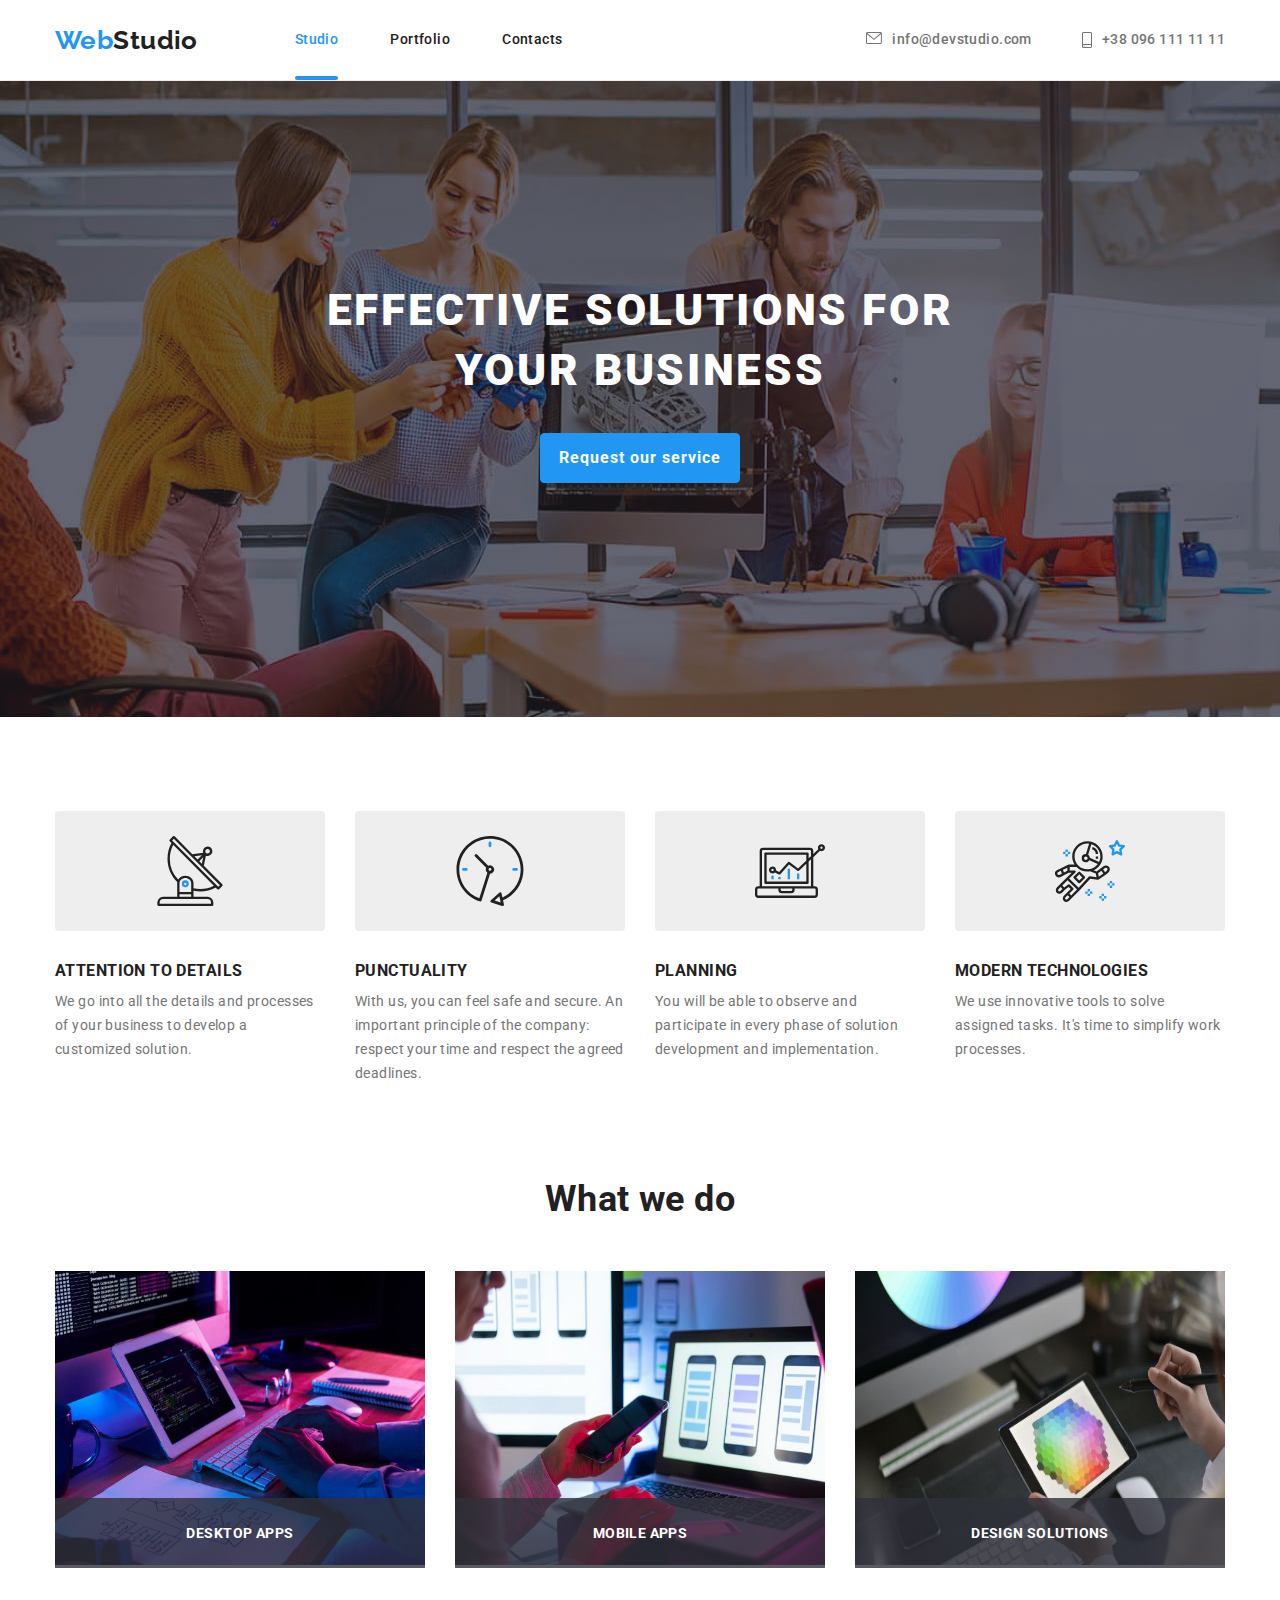
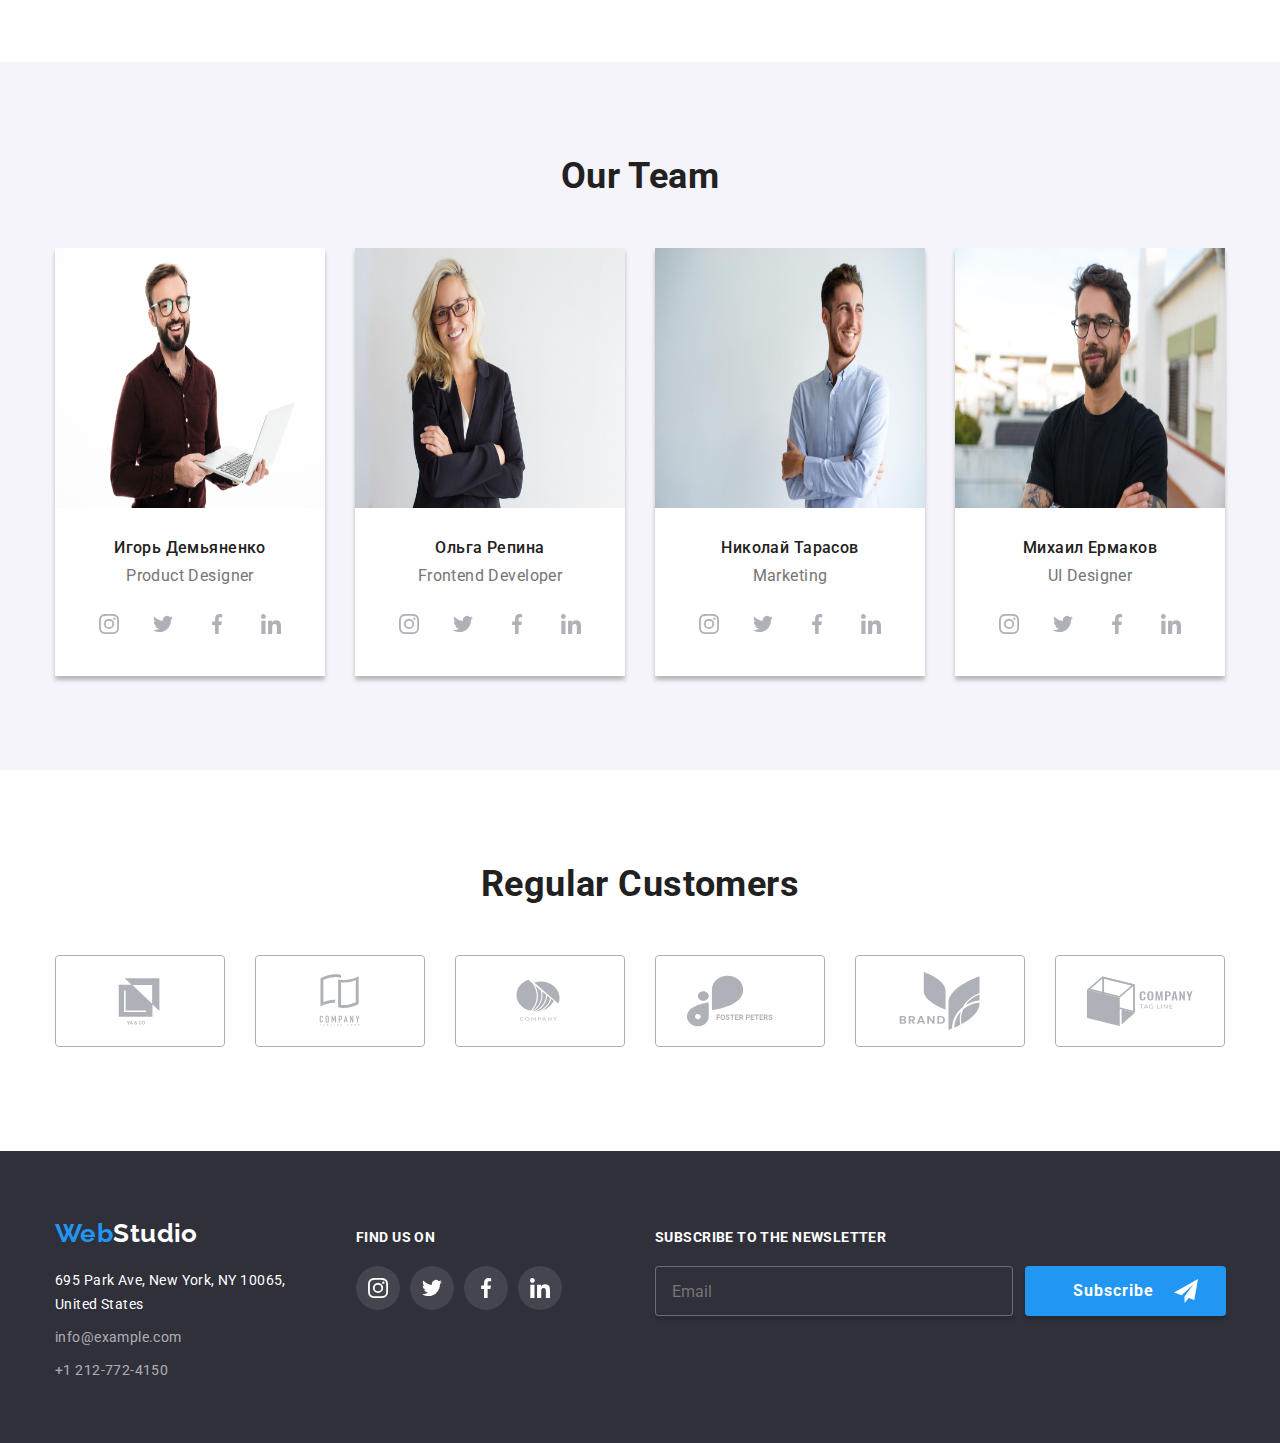
<file: index.html>
<!DOCTYPE html>
<html lang="eng">
<head>
    <meta charset="UTF-8">
    <meta http-equiv="X-UA-Compatible" content="IE=edge">
    <meta name="viewport" content="width=device-width, initial-scale=1.0">
    <title>WebStudio</title>
    <link rel="preconnect" href="https://fonts.googleapis.com">
    <link rel="preconnect" href="https://fonts.gstatic.com" crossorigin>
    <link href="https://fonts.googleapis.com/css2?family=Raleway:wght@700&family=Roboto:wght@400;500;700;900&display=swap"
        rel="stylesheet">
    <link rel="stylesheet" href="https://cdnjs.cloudflare.com/ajax/libs/modern-normalize/1.1.0/modern-normalize.min.css">
    <link rel="stylesheet" href="./css/main.min.css" />
</head>
<body>
    <header class="header">
        <div class="container header-container">
            <a class="logo header__logo" href="index.html"><span>Web</span><span class="logo__accent">Studio</span></a>
            <nav class="page-nav">
                <ul class="page-nav__list  list">
                    <li class="page-nav__item"><a class="page-nav__link page-nav__link--current" href="index.html">Studio</a></li>
                    <li class="page-nav__item"><a class="page-nav__link" href="portfolio.html ">Portfolio</a></li>
                    <li class="page-nav__item"><a class="page-nav__link" href=" ">Contacts</a></li>
                </ul>
            </nav>
            <ul class="contacts-list list">
                <li class="contacts-list__item">
                    <a class="contacts-list__link" href="mailto:info@devstudio.com">info@devstudio.com
                        <svg class="contacts-list__icon" width="16px" height="12px">
                            <use href="./images/symbol-defs.svg#icon-envelope"></use>
                        </svg>
                    </a>
                </li>
                <li class="contacts-list__item">
                     <a class="contacts-list__link" href="tel:+380961111111">+38 096 111 11 11
                        <svg class="contacts-list__icon" width="10px" height="16px">
                            <use href="./images/symbol-defs.svg#icon-smartphone"></use>
                        </svg>
                     </a>
                    </li>
            </ul>
        </div>
    </header>
    <main>
        <section class=" section hero-section">
            <div class="container">
                <h1 class="hero-section__title">EFFECTIVE SOLUTIONS FOR YOUR BUSINESS</h1>
                <button  class=" btn btn--hero" type="button" data-modal-open><span>Request our service</span></button>
            </div>
        </section>
        <section class="section features-section">
            <div class="container">
                <h2 class="section__title visually-hidden ">features</h2>
                <ul class="features-list list">
                    <li class="features-list__item">
                        <div class="features-list__image">
                           <svg class="features-list__icon" width="70px" height="70px">
                            <use href="./images/symbol-defs.svg#icon-antenna"></use>>
                           </svg>
                        </div>
                        <h3 class="features-list__title">ATTENTION TO DETAILS</h3>
                        <p class="features-list__description">We go into all the details and processes of your business to develop a
                            customized solution.</p>
                    </li>
                    <li class="features-list__item">
                        <div class="features-list__image">
                            <svg class="features-list__icon" width="70px" height="70px">
                                <use href="./images/symbol-defs.svg#icon-clock-1"></use>>
                            </svg>
                        </div>
                        <h3 class="features-list__title">PUNCTUALITY</h3>
                        <p class="features-list__description">With us, you can feel safe and secure. An important principle of the
                            company: respect your time and respect the agreed
                            deadlines.</p>
                    </li>
                    <li class="features-list__item">
                        <div class="features-list__image">
                            <svg class="features-list__icon" width="70px" height="70px">
                                <use href="./images/symbol-defs.svg#icon-diagram-1"></use>>
                            </svg>
                        </div>
                        <h3 class="features-list__title">PLANNING</h3>
                        <p class="features-list__description">You will be able to observe and participate in every phase of solution
                            development and implementation.</p>
                    </li>
                    <li class="features-list__item">
                        <div class="features-list__image">
                            <svg class="features-list__icon" width="70px" height="70px">
                                <use href="./images/symbol-defs.svg#icon-astronaut-1"></use>>
                            </svg>
                        </div>
                        <h3 class="features-list__title">MODERN TECHNOLOGIES</h3>
                        <p class="features-list__description">We use innovative tools to solve assigned tasks. It's time to simplify work
                            processes.</p>
                    </li>   
            </div>
        </section>
        <section class="section service-section">
            <div class="container">
                <h2 class=" section__title">What we do</h2>
                    <ul class="service-list list">
                        <li class="service-list__item">
                                <img src="images/img.jpg" alt="web-developer working at their desk  office" width="370" height="294" />
                                <p class="service-list__description">DESKTOP APPS</p>
                        </li>
                        <li class="service-list__item">
                                <img src="images/img_1.jpg" alt="mobile app development" width="370" height="294" />
                                <p class="service-list__description">MOBILE APPS</p>
                        </li>
                            
                        <li class="service-list__item">
                                <img src="images/img_2.jpg"
                                    alt="creative artist  of web design with working colour selection graphic tablet" width="370"
                                    height="294" />
                                <p class="service-list__description">DESIGN SOLUTIONS</p>
                        </li>
                    </ul>
                </div>
            </div>
        </section>
        <section class="section team-section">
            <div class="container">
                <h2 class="section__title">Our Team</h2>
                <ul class="team-list list ">
                    <li class="teammate-card">
                        <img class="teammate-card__photo" src="images/img_3.jpg" alt="Product designer" width="270" height="260"/>
                        <div class="teammate-card__meta">
                            <h3 class="teammate-card__name">Игорь Демьяненко</h3>
                            <p class="teammate-card__position">Product Designer</p>
                            <ul class="socials-list list">
                                <li class="socials-list__item"><a class="socials-list__link" href="" aria-label="Instagram">
                                        <svg class="socials-list__icon">
                                            <use href="./images/symbol-defs.svg#icon-instagram"></use>
                                        </svg>
                                    </a></li>
                                <li class="socials-list__item"><a class="socials-list__link" href="" aria-label="Twitter">
                                        <svg class="socials-list__icon">
                                            <use href="./images/symbol-defs.svg#icon-twitter"></use>
                                        </svg>
                                    </a></li>
                                <li class="socials-list__item"><a class="socials-list__link" href="" aria-label="Facebook">
                                        <svg class="socials-list__icon">
                                            <use href="./images/symbol-defs.svg#icon-facebook"></use>
                                        </svg>
                                    </a></li>
                                <li class="socials-list__item"><a class="socials-list__link" href="" aria-label="LinkedIn">
                                        <svg class="socials-list__icon">
                                            <use href="./images/symbol-defs.svg#icon-linkedin"></use>
                                        </svg>
                                    </a></li>
                            </ul>
                        </div>
                    </li>
                    <li class="teammate-card">
                        <img class="teammate-card__photo" src="images/img_4.jpg" alt="Frontend developer" width="270" height="260"/>
                        <div class="teammate-card__meta">
                            <h3 class="teammate-card__name">Ольга Репина</h3>
                            <p class="teammate-card__position">Frontend Developer</p>
                            <ul class="socials-list list">
                                <li class="socials-list__item "><a class="socials-list__link" href="" aria-label="Instagram">
                                        <svg class="socials-list__icon">
                                            <use href="./images/symbol-defs.svg#icon-instagram"></use>
                                        </svg>
                                    </a></li>
                                <li class="socials-list__item"><a class="socials-list__link" href="" aria-label="Twitter">
                                        <svg class="socials-list__icon">
                                            <use href="./images/symbol-defs.svg#icon-twitter"></use>
                                        </svg>
                                    </a></li>
                                <li class="socials-list__item"><a class="socials-list__link" href="" aria-label="Facebook">
                                        <svg class="socials-list__icon">
                                            <use href="./images/symbol-defs.svg#icon-facebook"></use>
                                        </svg>
                                    </a></li>
                                <li class="socials-list__item"><a class="socials-list__link" href="" aria-label="LinkedIn">
                                        <svg class="socials-list__icon">
                                            <use href="./images/symbol-defs.svg#icon-linkedin"></use>
                                        </svg>
                                    </a></li>
                            </ul>
                        </div>
                    </li>
                    <li class="teammate-card">
                        <img class="teammate-card__photo" src="images/img_5.jpg" alt="Marketing" width="270" height="260" />
                        <div class="teammate-card__meta">
                            <h3 class="teammate-card__name">Николай Тарасов</h3>
                            <p class="teammate-card__position">Marketing</p>
                            <ul class="socials-list list">
                                <li class="socials-list__item "><a class="socials-list__link" href="" aria-label="Instagram">
                                        <svg class="socials-list__icon">
                                            <use href="./images/symbol-defs.svg#icon-instagram"></use>
                                        </svg>
                                    </a></li>
                                <li class="socials-list__item"><a class="socials-list__link" href="" aria-label="Twitter">
                                        <svg class="socials-list__icon">
                                            <use href="./images/symbol-defs.svg#icon-twitter"></use>
                                        </svg>
                                    </a></li>
                                <li class="socials-list__item"><a class="socials-list__link" href="" aria-label="Facebook">
                                        <svg class="socials-list__icon">
                                            <use href="./images/symbol-defs.svg#icon-facebook"></use>
                                        </svg>
                                    </a></li>
                                <li class="socials-list__item"><a class="socials-list__link" href="" aria-label="LinkedIn">
                                        <svg class="socials-list__icon">
                                            <use href="./images/symbol-defs.svg#icon-linkedin"></use>
                                        </svg>
                                    </a></li>
                            </ul>
                        </div>
                    </li>
                    <li class="teammate-card">
                        <img class="teammate-card__photo" src="images/img_6.jpg" alt="UI Designer" width="270" height="260"/>
                        <div class="teammate-card__meta">
                            <h3 class="teammate-card__name">Михаил Ермаков</h3>
                            <p class="teammate-card__position">UI Designer</p>
                            <ul class="socials-list list">
                                <li class="socials-list__item "><a class="socials-list__link" href="" aria-label="Instagram">
                                        <svg class="socials-list__icon">
                                            <use href="./images/symbol-defs.svg#icon-instagram"></use>
                                        </svg>
                                    </a></li>
                                <li class="socials-list__item"><a class="socials-list__link" href="" aria-label="Twitter">
                                        <svg class="socials-list__icon">
                                            <use href="./images/symbol-defs.svg#icon-twitter"></use>
                                        </svg>
                                    </a></li>
                                <li class="socials-list__item"><a class="socials-list__link" href="" aria-label="Facebook">
                                        <svg class="socials-list__icon">
                                            <use href="./images/symbol-defs.svg#icon-facebook"></use>
                                        </svg>
                                    </a></li>
                                <li class="socials-list__item"><a class="socials-list__link" href="" aria-label="LinkedIn">
                                        <svg class="socials-list__icon">
                                            <use href="./images/symbol-defs.svg#icon-linkedin"></use>
                                        </svg>
                                    </a></li>
                            </ul>
                        </div>
                    </li>
                </ul>
            </div>
        </section>

        <section class="section clients-section">
            <div class="container">
                <h2 class="section__title">Regular Customers</h2>
                <ul class="clients-list list">
                    <li class="clients-card">
                        <a class="clients-card__link" href="" >
                            <svg class="clients-card__logo" width="106" height="60">
                                <use href="./images/symbol-defs.svg#icon-client1"></use>
                            </svg>
                        </a>
                    </li>
                    <li class="clients-card">
                        <a class="clients-card__link" href="">
                            <svg  class="clients-card__logo" width="106" height="60">
                                <use href="./images/symbol-defs.svg#icon-client2"></use>
                            </svg>
                        </a>
                    </li>
                    <li class="clients-card">
                        <a class="clients-card__link" href="">
                            <svg class="clients-card__logo" width="106" height="60">
                                <use href="./images/symbol-defs.svg#icon-client3"></use>
                            </svg>
                        </a>
                    </li>
                    <li class="clients-card">
                        <a class="clients-card__link" href="">
                            <svg class="clients-card__logo" width="106" height="60">
                                <use href="./images/symbol-defs.svg#icon-client4"></use>
                            </svg>
                        </a>
                    </li>
                    <li class="clients-card">
                        <a class="clients-card__link" href="">
                            <svg class="clients-card__logo" width="106" height="60">
                                <use href="./images/symbol-defs.svg#icon-client5"></use>
                            </svg>
                        </a>
                    </li>
                    <li class="clients-card">
                        <a class="clients-card__link" href="">
                            <svg class="clients-card__logo" width="106" height="60">
                                <use href="./images/symbol-defs.svg#icon-client6"></use>
                            </svg>
                        </a>
                    </li>
                </ul>
            </div>
        </section>
       
    </main>
    <footer class="footer">
        <div class="container footer-container">
            <div class="footer__address-block">
                <a class="logo footer__logo" href="index.html"><span>Web</span><span class="logo__accent--inverse">Studio</span></a>
                <address>
                    <ul class="footer__address-list">
                        <li class="footer__address-item"><a class="footer__address-link footer__address-link--inverse"
                                href="https://www.google.com/maps/place/695+Park+Ave,+New+York,+NY+10065,+%D0%A1%D0%BF%D0%BE%D0%BB%D1%83%D1%87%D0%B5%D0%BD%D1%96+%D0%A8%D1%82%D0%B0%D1%82%D0%B8+%D0%90%D0%BC%D0%B5%D1%80%D0%B8%D0%BA%D0%B8/@40.7687275,-73.9651798,17z/data=!3m1!4b1!4m5!3m4!1s0x89c258ebe8836e8f:0xa007c44e7c4aa0eb!8m2!3d40.7687275!4d-73.9651798"
                                target="_blank" rel="noopener noreferrer">695 Park Ave, New York, NY 10065, United
                                States</a></li>
                        <li class="footer__address-item"><a class="footer__address-link"
                                href="mailto:info@devstudio.com">info@example.com</a></li>
                        <li class="footer__address-item"><a class="footer__address-link" href="tel:+12127724150">+1
                                212-772-4150</a></li>
                    </ul>
                </address>
            </div>
            <div class="footer__socials">
                <h4 class="footer__socials-title">FIND US ON</h4>
                <ul class="socials-list list">
                    <li class="socials-list__item "><a class="socials-list__link socials-list__link--inverse" href=""
                            aria-label="Instagram">
                            <svg class="socials-list__icon">
                                <use href="./images/symbol-defs.svg#icon-instagram"></use>
                            </svg>
                        </a></li>
                    <li class="socials-list__item"><a class="socials-list__link socials-list__link--inverse" href=""
                            aria-label="Twitter">
                            <svg class="socials-list__icon">
                                <use href="./images/symbol-defs.svg#icon-twitter"></use>
                            </svg>
                        </a></li>
                    <li class="socials-list__item"><a class="socials-list__link socials-list__link--inverse" href=""
                            aria-label="Facebook">
                            <svg class="socials-list__icon">
                                <use href="./images/symbol-defs.svg#icon-facebook"></use>
                            </svg>
                        </a></li>
                    <li class="socials-list__item"><a class="socials-list__link socials-list__link--inverse" href=""
                            aria-label="LinkedIn">
                            <svg class="socials-list__icon">
                                <use href="./images/symbol-defs.svg#icon-linkedin"></use>
                            </svg>
                        </a></li>
                </ul>
            </div>
            <div class="footer__subscription-form">
                <h4 class="footer__subscription-form-title">Subscribe to the newsletter</h4>
                <form class="subscription-form">
    
                    <label for="email" class="subscription-label">
                        <input class="subscription-form__input" type="email" name="email" id="email" placeholder="Email" />
                    </label>
    
                    <button class=" btn subscription-form__button" type="submit"> <span>Subscribe</span>
                        <svg class="btn__icon">
                            <use href="./images/symbol-defs.svg#icon-send"></use>
                        </svg>
    
                    </button>
                </form>
            </div>
        </div>
    </footer>
    <div class="backdrop is-hidden" data-modal>
        <div class="modal">
            <button class="btn-modal-close" data-modal-close>
                <svg class="btn-modal-close__icon">
                    <use href="./images/symbol-defs.svg#icon-close-black-18dp">
                    </use>
                </svg>
            </button>
            <form class="order-form form">
                <p class="order-form__title">Leave your information and we'll call you back</p>
                <label class="order-form__form-field">
                    <span class="order-form__field-label">Name</span>
                    <div class="order-form__field-input">
                        <input class="order-form__input" type="text" name="name" />
                        <svg class="order-form__input-icon">
                            <use href="./images/symbol-defs.svg#icon-person"></use>
                        </svg>
                    </div>
                </label>
                <label class="order-form__form-field">
                    <span class="order-form__field-label">Telephone</span>
                    <div class="order-form__field-input">
                        <input class="order-form__input" type="telephone" name="telephone" />
                        <svg class="order-form__input-icon">
                            <use href="./images/symbol-defs.svg#icon-phone"></use>
                        </svg>
                    </div>
                </label>
    
                <label class="order-form__form-field">
                    <span class="order-form__field-label">Email</span>
                    <div class="order-form__field-input">
                        <input class="order-form__input" type="email" name="email" />
                        <svg class="order-form__input-icon">
                            <use href="./images/symbol-defs.svg#icon-email"></use>
                        </svg>
                    </div>
                </label>
    
                <label class="order-form__form-field"> <span class="order-form__field-label">Comments</span>
                    <textarea class="order-form__input   textarea" name="comments" cols="30" rows="10"
                        placeholder="Enter the text"></textarea>
                </label>
    
                <label class="order-form__form-field policy-checkbox">
                    <input class="policy-checkbox__input" type="checkbox" name="policy" value="policy" />
                    <svg class="policy-checkbox__icon">
                        <use href="./images/symbol-defs.svg#icon-check"></use>
                    </svg>
                    <p class="policy-checkbox__text">I agree with the Newsletter and accept the Terms and Conditions</p>
                </label>
                <button class=" btn order-form__button" type="submit">Send</button>
            </form>
        </div>
    <script src="./js/modal.js"></script>
</body>
</html>
</file>
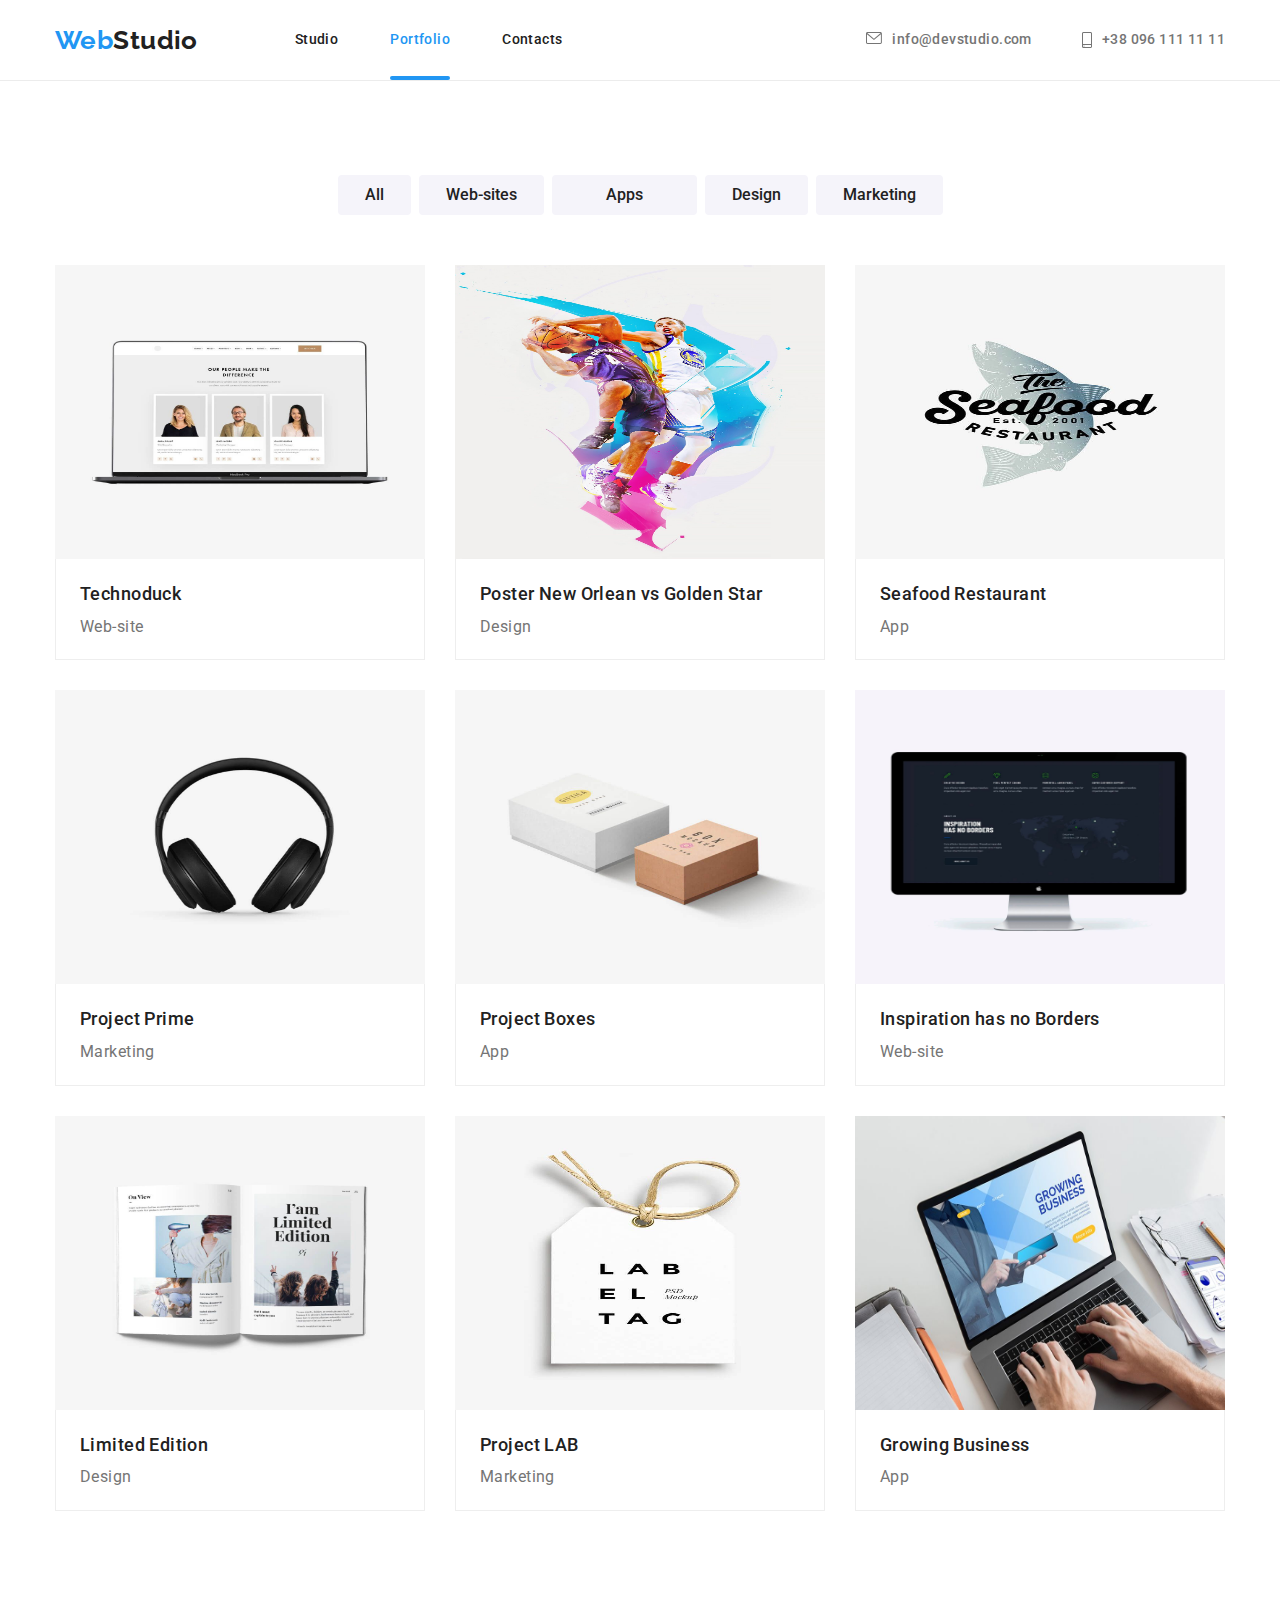
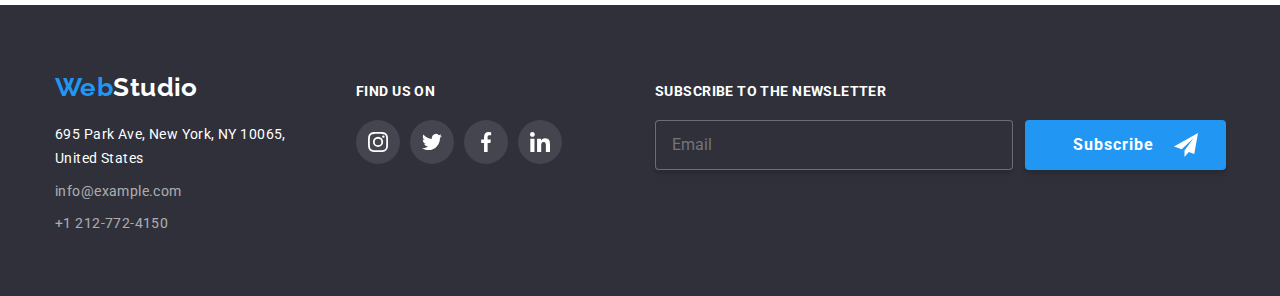
<file: portfolio.html>
<!DOCTYPE html>
<html lang="eng">

<head>
    <meta charset="UTF-8">
    <meta http-equiv="X-UA-Compatible" content="IE=edge">
    <meta name="viewport" content="width=device-width, initial-scale=1.0">
    <title>Portfolio</title>
    <link rel="preconnect" href="https://fonts.googleapis.com">
    <link rel="preconnect" href="https://fonts.gstatic.com" crossorigin>
    <link href="https://fonts.googleapis.com/css2?family=Raleway:wght@700&family=Roboto:wght@400;500;700;900&display=swap"
        rel="stylesheet">
    <link rel="stylesheet" href="https://cdnjs.cloudflare.com/ajax/libs/modern-normalize/1.1.0/modern-normalize.min.css">
    <link rel="stylesheet" href="./css/main.min.css" />
</head>
<body>
<header class="header">
    <div class="container header-container">
        <a class="logo header__logo" href="index.html"><span>Web</span><span class="logo__accent">Studio</span></a>
        <nav class="page-nav">
            <ul class="page-nav__list  list">
                <li class="page-nav__item"><a class="page-nav__link "
                        href="index.html">Studio</a></li>
                <li class="page-nav__item"><a class="page-nav__link page-nav__link--current" href="portfolio.html ">Portfolio</a></li>
                <li class="page-nav__item"><a class="page-nav__link" href=" ">Contacts</a></li>
            </ul>
        </nav>
        <ul class="contacts-list list">
            <li class="contacts-list__item">
                <a class="contacts-list__link" href="mailto:info@devstudio.com">info@devstudio.com
                    <svg class="contacts-list__icon" width="16px" height="12px">
                        <use href="./images/symbol-defs.svg#icon-envelope"></use>
                    </svg>
                </a>
            </li>
            <li class="contacts-list__item">
                <a class="contacts-list__link" href="tel:+380961111111">+38 096 111 11 11
                    <svg class="contacts-list__icon" width="10px" height="16px">
                        <use href="./images/symbol-defs.svg#icon-smartphone"></use>
                    </svg>
                </a>
            </li>
        </ul>
    </div>
</header>
    <main>
        <section class="section">
            <div class="container">
                <h1 class="section__title visually-hidden ">Projects</h1>
                <ul class="filter-buttons list">
                    <li class="filter-buttons__item"><button class="filter-buttons__button" type="button">All</button>
                    <li class="filter-buttons__item"><button class="filter-buttons__button" type="button">Web-sites </button></li>
                    <li class="filter-buttons__item"><button class="filter-buttons__button" type="button">Apps</button></li>
                    <li class="filter-buttons__item"><button class="filter-buttons__button" type="button">Design</button></li>
                    <li class="filter-buttons__item"><button class="filter-buttons__button" type="button">Marketing</button></li>
                    </li>
                </ul>
                <ul class="cardset list">
                    <li class="project-card">
                        <a href="project-card__link">
                            <div class="project-card__thumb">
                                <img class="project-card__image" src="images/img-portfolio-1.jpg" alt="laptop display with employees'profiles " width="370" height="294" />
                                <div class="project-card__overlay-container">
                                    <p class="project-card__overlay-text">Technoduck is a state-of-the-art coronavirus distribution platform. Companies use this
                                        platform for digital espionage
                                        and attacks on competitors' secure servers.</p>
                                </div>
                            </div>
                            <div class="project-card__meta">
                                <h2 class="project-card__name">Technoduck</h2>
                                <p class="project-card__type">Web-site</p>
                            </div>
                        </a>
                    </li>
                    <li class="project-card">
                        <a href="project-card__link">
                            <div class="project-card__thumb">
                                <img  class="project-card__image" src="images/img-portfolio-2.jpg" alt="poster with two basketball players " width="370" height="294" />
                                <div class="project-card__overlay-container">
                                    <p class="project-card__overlay-text">Technoduck is a state-of-the-art coronavirus distribution platform. Companies use this
                                        platform for digital espionage
                                        and attacks on competitors' secure servers.</p>
                                </div>
                            </div>
                            <div class="project-card__meta">
                                <h2 class="project-card__name">Poster New Orlean vs Golden Star</h2>
                                <p class="project-card__type">Design</p>
                            </div>
                        </a>
                    </li>
                    <li class="project-card">
                        <a href="project-card__link">
                            <div class="project-card__thumb">
                            <img class="project-card__image"src="images/img-portfolio-3.jpg" alt="Resturant logo " width="370" height="294" />
                            <div class="project-card__overlay-container">
                                <p class="project-card__overlay-text">Technoduck is a state-of-the-art coronavirus distribution platform. Companies use this
                                    platform for digital espionage
                                    and attacks on competitors' secure servers.</p>
                            </div>
                            </div>
                            <div class="project-card__meta">
                                <h2 class="project-card__name">Seafood Restaurant</h2>
                                <p class="project-card__type">App</p>
                            </div>
                        </a>
                    <li class="project-card">
                        <a href="project-card__link">
                            <div class="project-card__thumb">
                            <img class="project-card__image" src="images/img-portfolio-4.jpg" alt="Headphones set " width="370" height="294" />
                            <div class="project-card__overlay-container">
                                <p class="project-card__overlay-text">Technoduck is a state-of-the-art coronavirus distribution platform. Companies use this
                                    platform for digital espionage
                                    and attacks on competitors' secure servers.</p>
                            </div>
                            </div>
                            <div class="project-card__meta">
                                <h2 class="project-card__name">Project Prime</h2>
                                <p class="project-card__type">Marketing</p>
                            </div>
                        </a>
                    </li>
                    <li class="project-card">
                        <a href="project-card__link">
                            <div class="project-card__thumb">
                                <img class="project-card__image"src="images/img-portfolio-5.jpg" alt="two cardboard packages " width="370" height="294" />
                                <div class="project-card__overlay-container">
                                    <p class="project-card__overlay-text">Technoduck is a state-of-the-art coronavirus distribution platform. Companies use this
                                        platform for digital espionage
                                        and attacks on competitors' secure servers.</p>
                                </div>
                            </div>
                                <div class="project-card__meta">
                                <h2 class="project-card__name">Project Boxes</h2>
                                <p class="project-card__type">App</p>
                            </div>
                        </a>
                    </li>
                    <li class="project-card">
                        <a href="project-card__link">
                            <div class="project-card__thumb">
                                <img class="project-card__image" src="images/img-portfolio-6.jpg" alt="main page of the site shown on imac " width="370" height="294" />
                                <div class="project-card__overlay-container">
                                    <p class="project-card__overlay-text">Technoduck is a state-of-the-art coronavirus distribution platform. Companies use this
                                        platform for digital espionage
                                        and attacks on competitors' secure servers.</p>
                                </div>
                            </div>
                            <div class="project-card__meta">
                                <h2 class="project-card__name">Inspiration has no Borders</h2>
                                <p class="project-card__type">Web-site</p>
                            </div>
                        </a>
                        
                    </li>
                    <li class="project-card">
                        <a href="project-card__link">
                            <div class="project-card__thumb">
                            <img class="project-card__image" src="images/img-portfolio-7.jpg" alt="book spread " width="370" height="294"/>
                            <div class="project-card__overlay-container">
                                <p class="project-card__overlay-text">Technoduck is a state-of-the-art coronavirus distribution platform. Companies use this
                                    platform for digital espionage
                                    and attacks on competitors' secure servers.</p>
                            </div>
                            </div>
                            <div class="project-card__meta">
                                <h2 class="project-card__name">Limited Edition</h2>
                                <p class="project-card__type">Design</p>
                            </div>
                        </a>
                    </li>
                    <li class="project-card">
                        <a href="project-card__link">
                            <div class="project-card__thumb">
                                <img class="project-card__image" src="images/img-portfolio-8.jpg" alt="tag for clothes" width="370" height="294" />
                                <div class="project-card__overlay-container">
                                    <p class="project-card__overlay-text">Technoduck is a state-of-the-art coronavirus distribution platform. Companies use this
                                        platform for digital espionage
                                        and attacks on competitors' secure servers.</p>
                                </div>
                            </div>
                            <div class="project-card__meta">
                                <h2 class="project-card__name">Project LAB</h2>
                                <p class="project-card__type">Marketing</p>
                            </div>
                        </a>
                    </li>
                    <li class="project-card">
                        <a href="project-card__link">
                            <div class="project-card__thumb">
                                <img  class="project-card__image"src="images/img-portfolio-9.jpg" alt="laptop mockup " width="370" height="294" />
                                <div class="project-card__overlay-container">
                                    <p class="project-card__overlay-text">Technoduck is a state-of-the-art coronavirus distribution platform. Companies use this
                                        platform for digital espionage
                                        and attacks on competitors' secure servers.</p>
                                </div>
                            </div>
                            <div class="project-card__meta">
                                <h2 class="project-card__name">Growing Business</h2>
                                <p class="project-card__type">App</p>
                            </div>
                        </a>
                    </li>
                </ul>
            </div>
        </section>
    </main>
    <footer class="footer">
        <div class="container footer-container">
            <div class="footer__address-block">
                <a class="logo footer__logo" href="index.html"><span>Web</span><span
                        class="logo__accent--inverse">Studio</span></a>
                <address>
                    <ul class="footer__address-list">
                        <li class="footer__address-item"><a class="footer__address-link footer__address-link--inverse"
                                href="https://www.google.com/maps/place/695+Park+Ave,+New+York,+NY+10065,+%D0%A1%D0%BF%D0%BE%D0%BB%D1%83%D1%87%D0%B5%D0%BD%D1%96+%D0%A8%D1%82%D0%B0%D1%82%D0%B8+%D0%90%D0%BC%D0%B5%D1%80%D0%B8%D0%BA%D0%B8/@40.7687275,-73.9651798,17z/data=!3m1!4b1!4m5!3m4!1s0x89c258ebe8836e8f:0xa007c44e7c4aa0eb!8m2!3d40.7687275!4d-73.9651798"
                                target="_blank" rel="noopener noreferrer">695 Park Ave, New York, NY 10065,<br>United
                                States</a></li>
                        <li class="footer__address-item"><a class="footer__address-link"
                                href="mailto:info@devstudio.com">info@example.com</a></li>
                        <li class="footer__address-item"><a class="footer__address-link" href="tel:+12127724150">+1
                                212-772-4150</a></li>
                    </ul>
                </address>
            </div>
            <div class="footer__socials">
                <h4 class="footer__socials-title">FIND US ON</h4>
                <ul class="socials-list list">
                    <li class="socials-list__item "><a class="socials-list__link socials-list__link--inverse" href=""
                            aria-label="Instagram">
                            <svg class="socials-list__icon">
                                <use href="./images/symbol-defs.svg#icon-instagram"></use>
                            </svg>
                        </a></li>
                    <li class="socials-list__item"><a class="socials-list__link socials-list__link--inverse" href=""
                            aria-label="Twitter">
                            <svg class="socials-list__icon">
                                <use href="./images/symbol-defs.svg#icon-twitter"></use>
                            </svg>
                        </a></li>
                    <li class="socials-list__item"><a class="socials-list__link socials-list__link--inverse" href=""
                            aria-label="Facebook">
                            <svg class="socials-list__icon">
                                <use href="./images/symbol-defs.svg#icon-facebook"></use>
                            </svg>
                        </a></li>
                    <li class="socials-list__item"><a class="socials-list__link socials-list__link--inverse" href=""
                            aria-label="LinkedIn">
                            <svg class="socials-list__icon">
                                <use href="./images/symbol-defs.svg#icon-linkedin"></use>
                            </svg>
                        </a></li>
                </ul>
            </div>
            <div class="footer__subscription-form">
                <h4 class="footer__subscription-form-title">Subscribe to the newsletter</h4>
                <form class="subscription-form">
    
                    <label for="email" class="subscription-label">
                        <input class="subscription-form__input" type="email" name="email" id="email" placeholder="Email" />
                    </label>
    
                    <button class=" btn subscription-form__button" type="submit"> Subscribe
                        <svg class="btn__icon">
                            <use href="./images/symbol-defs.svg#icon-send"></use>
                        </svg>
    
                    </button>
                </form>
            </div>
        </div>
    </footer>
    </body>
</html>
</file>
<file: css/main.min.css>
ul,ol,li{list-style:none;margin:0;padding:0}h1,h2,h3,p{margin:0;padding:0}a{text-decoration:none}body{margin:0;font-family:"Roboto",sans-serif,"Raleway",sans-serif;letter-spacing:.03em;font-size:14px;font-weight:400;color:#757575}.container{width:1200px;padding-left:15px;padding-right:15px;margin:auto}.section{padding-top:94px;padding-bottom:94px}.section__title{color:#212121;font-size:36px;line-height:1.16;text-align:center;margin-bottom:50px}.visually-hidden{position:absolute;width:1px;height:1px;margin:-1px;border:0;padding:0;white-space:nowrap;clip-path:inset(100%);clip:rect(0 0 0 0);overflow:hidden}.header{border-bottom:1px solid #ececec}.header__logo{margin-right:97px;padding-top:24px;padding-bottom:24px}.header-container{display:flex;align-items:center;justify-content:space-between}.page-nav{display:flex}.page-nav__list{display:flex}.page-nav__item{position:relative;margin-right:52px;padding-top:32px;padding-bottom:32px}.page-nav__item:last-child{margin-right:70px}.page-nav__link{display:block;color:#212121;font-size:14px;font-weight:500;line-height:1.14;text-decoration:none;transition:color 250ms cubic-bezier(0.4, 0, 0.2, 1)}.page-nav__link:hover,.page-nav__link:focus{color:#2196f3}.page-nav__link--current{color:#2196f3}.page-nav__link--current::after{position:absolute;bottom:0;left:0;content:"";width:100%;height:4px;background-color:#2196f3;border-radius:2px}.contacts-list{display:flex;margin-left:auto}.contacts-list__item{padding-top:32px;padding-bottom:32px}.contacts-list__item:not(:last-child){margin-right:50px}.contacts-list__link{color:#757575;opacity:1;margin:auto;font:inherit;font-style:normal;font-weight:500;line-height:1.14;text-decoration:none;display:flex;flex-direction:row-reverse;transition:color 250ms cubic-bezier(0.4, 0, 0.2, 1)}.contacts-list__link:hover,.contacts-list__link:focus{color:#2196f3;fill:#2196f3}.contacts-list__icon{margin-right:10px;fill:currentColor}.logo{color:#2196f3;font-family:"Raleway",sans-serif;font-size:26px;font-weight:700;line-height:1.19;text-decoration:none}.logo__accent{color:#212121}.logo__accent--inverse{color:#fff}.hero-section{background-color:footer-background-color;text-align:center;padding-top:200px;padding-bottom:200px;margin:0 auto;height:636px;max-width:1600px;background-image:linear-gradient(to right, rgba(47, 48, 58, 0.4), rgba(47, 48, 58, 0.4)),url(../images/background-main.jpg);background-position:center}.hero-section__title{color:#fff;font-size:44px;font-weight:900;line-height:1.36;max-width:696px;margin:0 auto 32px;letter-spacing:.06em}.btn--hero:hover,.btn--hero:focus{border:1px solid rgba(0,0,0,0);background-color:#eee;color:#212121}.backdrop{position:fixed;top:0;left:0;width:100vw;height:100vh;opacity:1;transition:opacity 250ms cubic-bezier(0.4, 0, 0.2, 1);background-color:rgba(0,0,0,.2)}.backdrop.is-hidden{opacity:0;pointer-events:none}.backdrop.is-hidden .modal{transform:translate(-50%, -50%) scale(0.9)}.modal{position:absolute;top:50%;left:50%;width:528px;border-radius:4px;padding:40px;margin-left:auto;margin-right:auto;background-color:#fff;transform:translate(-50%, -50%) scale(1);transition:transform 250ms cubic-bezier(0.4, 0, 0.2, 1)}.btn-modal-close{position:absolute;top:8px;right:8px;display:flex;justify-content:center;align-items:center;width:30px;height:30px;padding:0;margin:0;background-color:#fff;border:1px solid rgba(0,0,0,.1019607843);border-radius:50%;transition:color 250ms cubic-bezier(0.4, 0, 0.2, 1)}.btn-modal-close__icon{height:18px;width:18px;fill:currentColor}.btn-modal-close__icon:hover,.btn-modal-close__icon:focus{color:#2196f3}.order-form{background-color:#fff}.order-form__title{margin-bottom:12px;color:#212121;font-size:20px;font-weight:700;line-height:1.15}.order-form__form-field{display:flex;flex-direction:column;margin-bottom:10px;position:relative}.order-form__field-label{margin-bottom:4px;font-size:12px;line-height:1.16;color:#757575}.order-form__field-input{position:relative}.order-form__input-icon{position:absolute;top:50%;transform:translateY(-50%);left:15px;display:inline-block;width:18px;height:18px}.order-form__input{margin:0;padding:6px 10px;padding-left:42px;height:40px;width:100%;border:1px solid rgba(33,33,33,.2);border-radius:4px}.order-form__input:focus-within{border:1px solid #2196f3;outline:rgba(0,0,0,0)}.order-form__field-input:focus-within>.order-form__input-icon{fill:#2196f3}.order-form__button{display:block;margin:auto;box-shadow:none;transition:box-shadow 250ms cubic-bezier(0.4, 0, 0.2, 1)}.order-form__button:hover,.order-form__button:hover{box-shadow:0px 4px 4px 0px rgba(0,0,0,.2509803922)}.textarea{height:120px;resize:none;padding:12px;border:1px solid rgba(33,33,33,.2);border-radius:4px;margin-bottom:20px}.policy-checkbox{position:relative;display:flex;align-items:flex-start;flex-direction:row;align-items:baseline;justify-content:center;font-size:14px;line-height:1.71}.policy-checkbox__input{position:absolute;width:1px;height:1px;margin:-1px;border:0;padding:0;white-space:nowrap;clip-path:inset(100%);clip:rect(0 0 0 0);overflow:hidden}.policy-checkbox__icon{position:absolute;top:4px;left:10px;width:15px;height:15px;display:inline-block;border:2px solid #212121;border-radius:1px;background-color:#fff;transition:background-color 250ms cubic-bezier(0.4, 0, 0.2, 1),border-color 250ms cubic-bezier(0.4, 0, 0.2, 1)}.policy-checkbox__text{font-size:14px;line-height:1.71;color:#757575;max-width:400px;margin-left:15px}.policy-checkbox__input:checked+.policy-checkbox__icon{background-color:#2196f3;border-color:#2196f3}.btn{min-width:200px;min-height:50px;cursor:pointer;padding-top:10px;padding-bottom:10px;border-radius:4px;border:1px solid #2196f3;box-shadow:none;background-color:#2196f3;color:#fff;font-size:16px;font-weight:700;line-height:1.6;letter-spacing:.06em;transition:box-shadow 250ms cubic-bezier(0.4, 0, 0.2, 1),background-color 250ms cubic-bezier(0.4, 0, 0.2, 1),color 250ms cubic-bezier(0.4, 0, 0.2, 1)}.btn__icon{width:24px;height:24px;fill:currentColor;margin-left:20px}.features-section{padding-bottom:47px}.features-list{display:flex;padding-left:0;padding-right:0}.features-list__item{width:calc((100% - 90px)/4)}.features-list__item:not(:last-child){margin-right:30px}.features-list__image{background-color:#eee;height:120px;border-radius:4px;margin-bottom:30px;display:flex;align-items:center;justify-content:center}.features-list__title{color:#212121;font-weight:700;line-height:1.17;text-transform:uppercase;margin-bottom:10px}.features-list__description{font-size:14px;line-height:1.7}.service-section{padding-top:47px}.service-list{display:flex;justify-content:center}.service-list__item{position:relative}.service-list__item:not(:last-child){margin-right:30px}.service-list__description{position:absolute;bottom:0;left:0;right:0;padding-top:27px;padding-bottom:27px;font-weight:700;color:#fff;text-align:center;letter-spacing:.03em;background-color:rgba(48,49,59,.8)}.team-section{background-color:#f5f4fa}.team-list{display:flex}.teammate-card{background-color:#fff;text-align:center;box-shadow:0px 2px 1px 0px rgba(0,0,0,.2);box-shadow:0px 1px 1px 0px rgba(0,0,0,.1411764706);box-shadow:0px 4px 4px 0px rgba(0,0,0,.2509803922)}.teammate-card:not(:last-child){margin-right:30px}.teammate-card__photo{display:block}.teammate-card__meta{padding:30px 32px}.teammate-card__name{color:#212121;font-size:16px;font-weight:500;line-height:1.19;margin-bottom:10px}.teammate-card__position{font-size:16px;line-height:1.17;margin-bottom:16px}.socials-list{display:flex;justify-content:space-between}.socials-list__item:not(:last-child){margin-right:10px}.socials-list__link{border-radius:50%;background-color:#fff;color:#afb1b8;width:44px;height:44px;display:flex;justify-content:center;align-items:center;transition:background-color 250ms cubic-bezier(0.4, 0, 0.2, 1),color 250ms cubic-bezier(0.4, 0, 0.2, 1)}.socials-list__link--inverse{background-color:rgba(255,255,255,.1019607843);color:#fff}.socials-list__link:hover,.socials-list__link:focus{background-color:#2196f3;color:#fff}.socials-list__icon{height:20px;width:20px;fill:currentColor}.clients-section{padding-bottom:104px}.clients-list{display:flex;justify-content:center}.clients-card{width:calc((100% - 150px)/6);height:92px}.clients-card:not(:last-child){margin-right:30px}.clients-card__link{color:#afb1b8;width:100%;height:100%;display:flex;justify-content:center;align-items:center;border:1px solid #afb1b8;border-radius:4px;transition:color 250ms cubic-bezier(0.4, 0, 0.2, 1),border 250ms cubic-bezier(0.4, 0, 0.2, 1)}.clients-card__link:hover,.clients-card__link:focus{color:#2196f3;border:1px solid #2196f3}.clients-card__logo{fill:currentColor;width:106px;height:60px}.filter-buttons{display:flex;justify-content:center;margin-bottom:50px}.filter-buttons__item{border:none}.filter-buttons__item:not(:last-child){margin-right:8px}.filter-buttons__item:nth-child(3)>.filter-buttons__button{padding-right:53px;padding-left:53px}.filter-buttons__button{cursor:pointer;color:#212121;background-color:#f5f4fa;display:block;font-size:16px;font-weight:500;line-height:1.625;text-align:center;width:100%;height:100%;padding-top:6px;padding-left:26px;padding-right:26px;padding-bottom:6px;border-radius:4px;border:1px solid rgba(0,0,0,0);transition:background-color 250ms cubic-bezier(0.4, 0, 0.2, 1),color 250ms cubic-bezier(0.4, 0, 0.2, 1),border 250ms cubic-bezier(0.4, 0, 0.2, 1),box-shadow 250ms cubic-bezier(0.4, 0, 0.2, 1)}.filter-buttons__button:hover,.filter-buttons__button:focus{background-color:#2196f3;color:#fff;border:1px solid #2196f3;box-shadow:0px 4px 4px 0px rgba(0,0,0,.2509803922)}.cardset{display:flex;flex-wrap:wrap}.project-card{transition:box-shadow 250ms cubic-bezier(0.4, 0, 0.2, 1)}.project-card__image{display:block;overflow:hidden}.project-card__thumb{position:relative;overflow:hidden}.project-card__overlay-container{position:absolute;top:0;left:0;width:100%;height:100%;background-color:#2196f3;opacity:0;transform:translateY(100%);transition:opacity 250ms cubic-bezier(0.4, 0, 0.2, 1),transform 250ms cubic-bezier(0.4, 0, 0.2, 1)}.project-card__overlay-text{color:#fff;font-size:18px;line-height:1.55;padding-left:24px;padding-right:24px;padding-top:61px}.project-card:hover .project-card__overlay-container,.project-card:focus .project-card__overlay-container{opacity:.9;transform:translateY(0%)}.project-card:hover,.project-card:focus{box-shadow:0px 4px 4px 0px rgba(0,0,0,.2509803922)}.project-card:not(:nth-child(3n)){margin-right:30px}.project-card:nth-child(-n+6){margin-bottom:30px}.project-card__meta{padding-left:24px;padding-right:24px;padding-top:20px;padding-bottom:20px;border-left:1px solid #eee;border-right:1px solid #eee;border-bottom:1px solid #eee}.project-card__name{font-size:18px;font-weight:500;line-height:1.71;color:#212121}.project-card__type{margin-top:4px;font-size:16px;line-height:1.6;color:#757575}.footer-container{display:flex;align-items:baseline}.footer{background-color:#2f303a;padding-top:60px;padding-bottom:60px}.footer__logo{display:block;margin-bottom:20px;margin-right:auto;padding:0}.footer__address-item:not(:last-child){margin-bottom:9px}.footer__address-link{width:231px;line-height:1.71;color:#fff;font-style:normal;display:block;opacity:60%;transition:color 250ms cubic-bezier(0.4, 0, 0.2, 1)}.footer__address-link:focus,.footer__address-link:hover{color:#2196f3}.footer__address-link--inverse{color:#fff;font-style:normal;opacity:1}.footer__socials{margin-left:70px;margin-right:93px}.footer__socials-title{margin-bottom:20px;font-weight:700;line-height:1.14;color:#fff}.footer__subscription-form-title{margin-bottom:20px;font-weight:700;line-height:1.14;text-transform:uppercase;color:#fff}.subscription-form{display:flex;align-items:center;justify-content:center}.subscription-form__input{width:358px;height:50px;font-size:16px;line-height:1.25;padding-top:15px;padding-bottom:15px;padding-left:16px;border:1px solid rgba(255,255,255,.3019607843);box-shadow:0px 4px 4px 0px rgba(0,0,0,.1490196078);border-radius:4px;background-color:#2f303a;margin-right:12px;color:#757575;transition:border 250ms cubic-bezier(0.4, 0, 0.2, 1)}.subscription-form__input:focus-within{border:1px solid #fff;outline:rgba(0,0,0,0)}.subscription-form .subscription-form__button{display:flex;justify-content:center;align-items:center;padding-left:48px;padding-right:28px;border-radius:4px;color:#fff;box-shadow:0px 4px 4px rgba(0,0,0,.1490196078);cursor:pointer;border:none;transition:box-shadow 250ms cubic-bezier(0.4, 0, 0.2, 1)}.subscription-form .subscription-form__button:hover,.subscription-form .subscription-form__button:focus{box-shadow:0px 4px 4px 0px rgba(0,0,0,.1490196078)}.subscription-form .subscription-form__button:hover-text,.subscription-form .subscription-form__button:focus-text{font-size:16px;font-weight:700;line-height:1.875}/*# sourceMappingURL=main.min.css.map */
</file>
